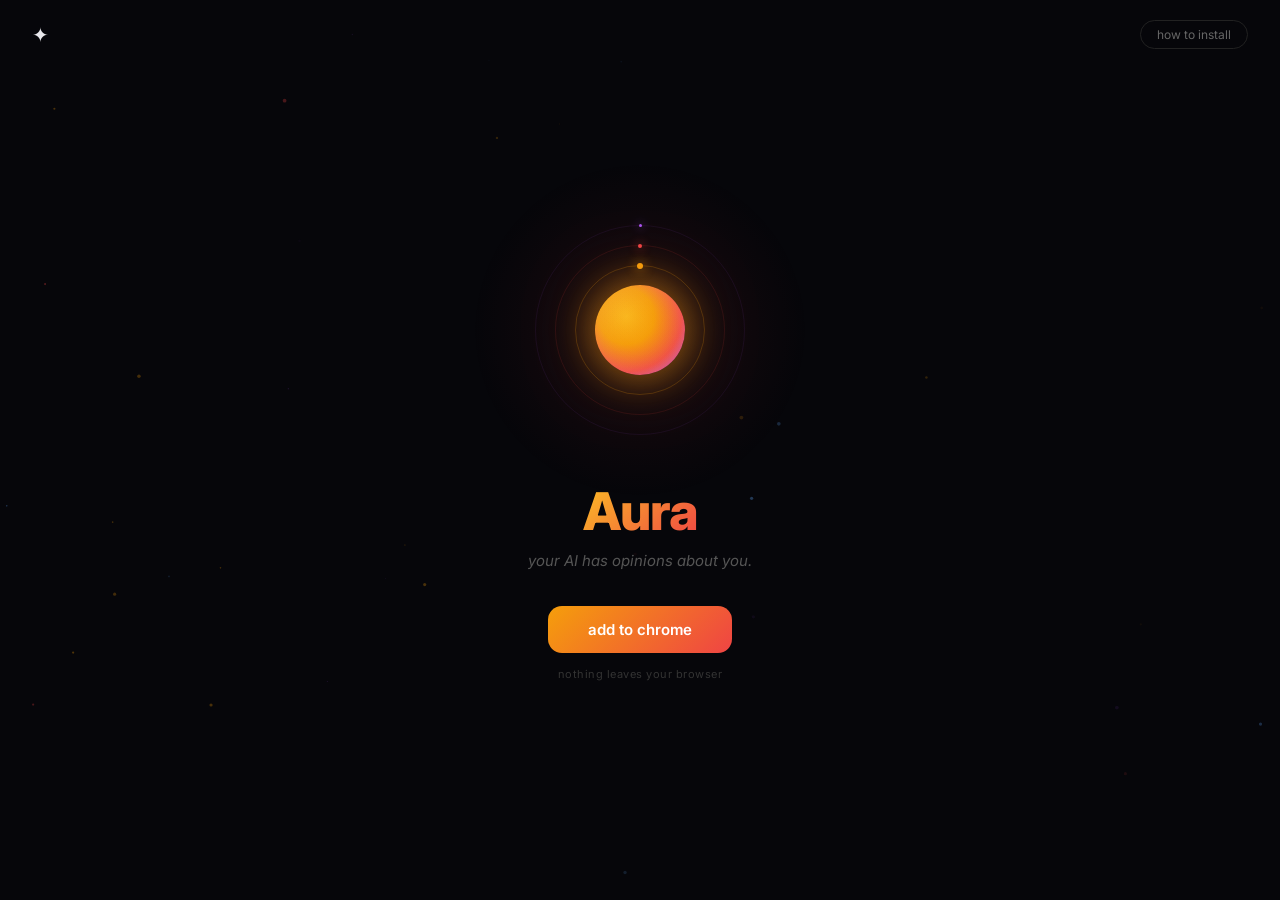
<file: docs/index.html>
<!DOCTYPE html>
<html lang="en">
<head>
  <meta charset="UTF-8">
  <meta name="viewport" content="width=device-width, initial-scale=1.0">
  <title>Aura — your AI aura, read</title>
  <link rel="stylesheet" href="style.css">
</head>
<body>

  <nav>
    <span class="nav-brand">✦</span>
    <button class="nav-link" id="howto-toggle">how to install</button>
  </nav>

  <main>
    <div class="orb-wrapper">
      <div class="orb">
        <div class="orb-core"></div>
        <div class="orb-ring ring-1"></div>
        <div class="orb-ring ring-2"></div>
        <div class="orb-ring ring-3"></div>
        <div class="orb-pulse"></div>
      </div>
      <div class="orb-glow"></div>
    </div>

    <h1>Aura</h1>
    <p class="tagline">your AI has opinions about you.</p>

    <a href="aura.zip" class="download-btn" download>
      add to chrome
    </a>
    <p class="fine-print">nothing leaves your browser</p>
  </main>

  <div class="howto-panel" id="howto-panel">
    <button class="howto-close" id="howto-close">&times;</button>
    <h2>install in 30 seconds</h2>
    <ol>
      <li>download the .zip</li>
      <li>unzip it</li>
      <li>open <code>chrome://extensions</code></li>
      <li>turn on <strong>Developer mode</strong> (top right)</li>
      <li>click <strong>Load unpacked</strong> → pick the folder</li>
      <li>go talk to an AI. that's it.</li>
    </ol>
    <div class="howto-supported">
      works on <span>ChatGPT</span> <span>Claude</span> <span>Gemini</span> <span>Copilot</span>
    </div>
  </div>

  <canvas id="bg-canvas"></canvas>

  <script src="blob.js"></script>
</body>
</html>
</file>
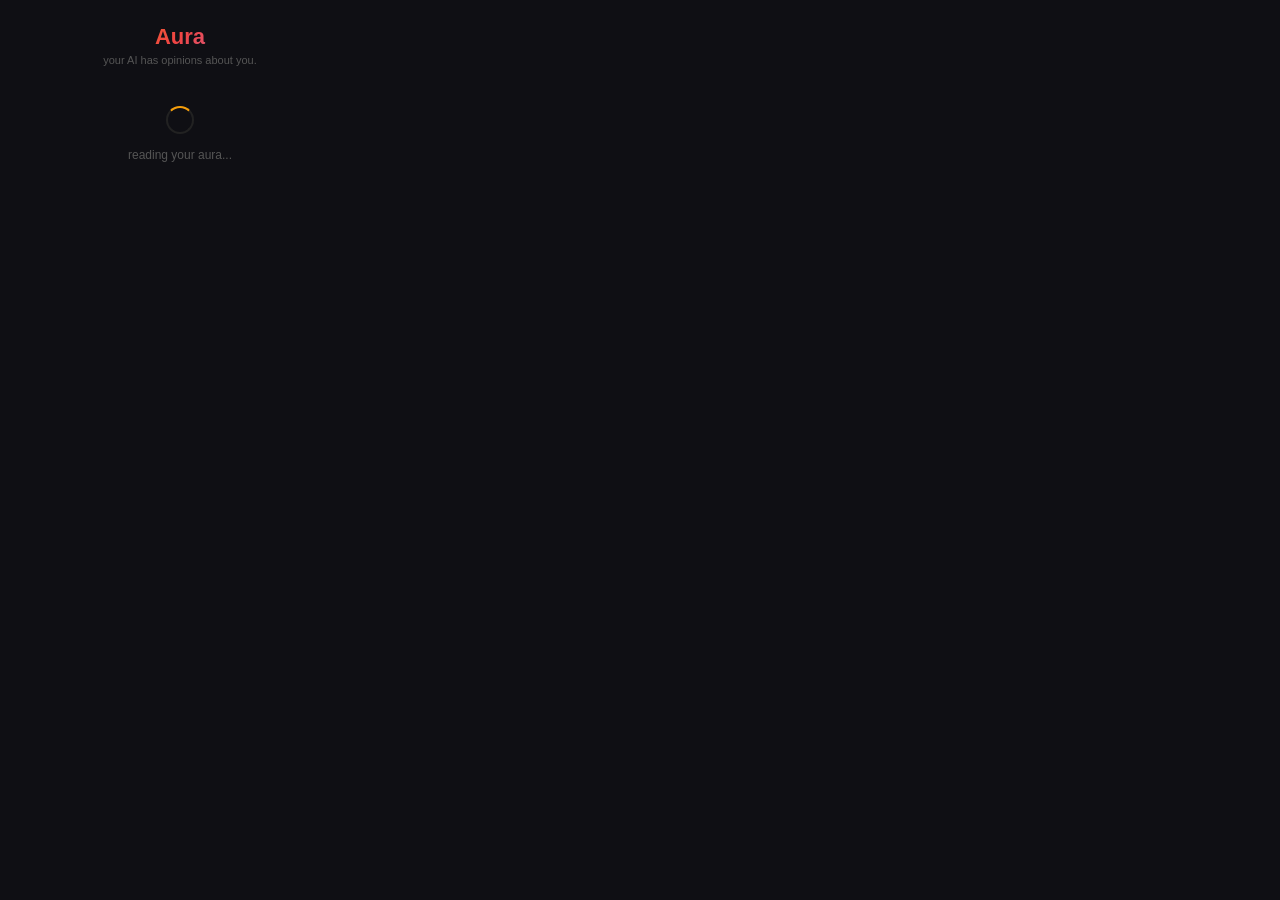
<file: popup.html>
<!DOCTYPE html>
<html lang="en">
<head>
  <meta charset="UTF-8">
  <meta name="viewport" content="width=device-width, initial-scale=1.0">
  <title>Aura</title>
  <link rel="stylesheet" href="styles/popup.css">
</head>
<body>
  <div id="app">
    <header>
      <h1>Aura</h1>
      <p class="subtitle">your AI has opinions about you.</p>
    </header>

    <div id="loading" class="state">
      <div class="spinner"></div>
      <p>reading your aura...</p>
    </div>

    <div id="no-data" class="state hidden">
      <div class="empty-icon">✦</div>
      <h2>waiting for your first spark</h2>
      <p>go chat with an AI — your aura builds itself.</p>
      <p class="hint">refresh your AI tab after installing, then send a couple messages.</p>
    </div>

    <div id="waiting" class="state hidden">
      <div class="empty-icon">✦</div>
      <h2>aura forming...</h2>
      <p>one more conversation and we'll have your read.</p>
    </div>

    <div id="results" class="state hidden">
      <div id="archetype-card">
        <div id="archetype-emoji"></div>
        <h2 id="archetype-name"></h2>
        <p id="archetype-tagline"></p>
        <p id="archetype-description"></p>
      </div>

      <div id="traits-section">
        <h3>your signals</h3>
        <div id="traits-list"></div>
      </div>

      <div id="insights-section">
        <h3>readings</h3>
        <ul id="insights-list"></ul>
      </div>

      <div class="actions">
        <button id="share-btn" class="btn primary">share aura</button>
        <button id="reset-btn" class="btn secondary">reset</button>
      </div>
    </div>
  </div>

  <script src="analyzer.js"></script>
  <script src="popup.js"></script>
</body>
</html>
</file>
<file: docs/style.css>
@import url('https://fonts.googleapis.com/css2?family=Inter:wght@400;500;600;700;800&display=swap');

* { margin: 0; padding: 0; box-sizing: border-box; }

html, body {
  height: 100%;
  overflow: hidden;
  font-family: 'Inter', -apple-system, BlinkMacSystemFont, sans-serif;
  background: #06060a;
  color: #e8e8ed;
}

/* ── Background canvas for subtle particles ── */
#bg-canvas {
  position: fixed;
  inset: 0;
  z-index: 0;
  pointer-events: none;
}

/* ── Nav ── */
nav {
  position: fixed;
  top: 0;
  left: 0;
  right: 0;
  z-index: 10;
  display: flex;
  justify-content: space-between;
  align-items: center;
  padding: 20px 32px;
}

.nav-brand {
  font-size: 20px;
}

.nav-link {
  background: none;
  border: 1px solid #222;
  color: #666;
  font-size: 12px;
  padding: 6px 16px;
  border-radius: 20px;
  cursor: pointer;
  font-family: inherit;
  transition: all 0.3s;
}

.nav-link:hover {
  color: #aaa;
  border-color: #444;
}

/* ── Main centered content ── */
main {
  position: relative;
  z-index: 1;
  height: 100%;
  display: flex;
  flex-direction: column;
  align-items: center;
  justify-content: center;
  text-align: center;
  padding: 24px;
}

/* ── The Orb ── */
.orb-wrapper {
  position: relative;
  width: 220px;
  height: 220px;
  margin-bottom: 40px;
}

.orb {
  position: absolute;
  inset: 0;
  display: flex;
  align-items: center;
  justify-content: center;
}

.orb-core {
  width: 90px;
  height: 90px;
  border-radius: 50%;
  background: radial-gradient(circle at 35% 35%,
    #fbbf24,
    #f59e0b,
    #ef4444,
    #a855f7
  );
  box-shadow:
    0 0 40px rgba(245, 158, 11, 0.6),
    0 0 80px rgba(239, 68, 68, 0.3),
    inset 0 0 30px rgba(255, 255, 255, 0.15);
  animation: coreBreath 4s ease-in-out infinite;
}

@keyframes coreBreath {
  0%, 100% { transform: scale(1); }
  50% { transform: scale(1.08); }
}

/* Orbiting rings */
.orb-ring {
  position: absolute;
  border-radius: 50%;
  border: 1px solid transparent;
}

.ring-1 {
  width: 130px;
  height: 130px;
  top: calc(50% - 65px);
  left: calc(50% - 65px);
  border-color: rgba(245, 158, 11, 0.2);
  animation: orbit1 12s linear infinite;
}

.ring-2 {
  width: 170px;
  height: 170px;
  top: calc(50% - 85px);
  left: calc(50% - 85px);
  border-color: rgba(239, 68, 68, 0.12);
  animation: orbit2 18s linear infinite reverse;
}

.ring-3 {
  width: 210px;
  height: 210px;
  top: calc(50% - 105px);
  left: calc(50% - 105px);
  border-color: rgba(168, 85, 247, 0.08);
  animation: orbit3 25s linear infinite;
}

/* Small dots on rings */
.ring-1::after,
.ring-2::after,
.ring-3::after {
  content: '';
  position: absolute;
  border-radius: 50%;
}

.ring-1::after {
  width: 6px;
  height: 6px;
  background: #f59e0b;
  box-shadow: 0 0 12px #f59e0b;
  top: -3px;
  left: calc(50% - 3px);
}

.ring-2::after {
  width: 4px;
  height: 4px;
  background: #ef4444;
  box-shadow: 0 0 10px #ef4444;
  top: -2px;
  left: calc(50% - 2px);
}

.ring-3::after {
  width: 3px;
  height: 3px;
  background: #a855f7;
  box-shadow: 0 0 8px #a855f7;
  top: -1.5px;
  left: calc(50% - 1.5px);
}

@keyframes orbit1 {
  from { transform: rotate(0deg); }
  to { transform: rotate(360deg); }
}

@keyframes orbit2 {
  from { transform: rotate(0deg); }
  to { transform: rotate(360deg); }
}

@keyframes orbit3 {
  from { transform: rotate(0deg); }
  to { transform: rotate(360deg); }
}

.orb-pulse {
  position: absolute;
  width: 90px;
  height: 90px;
  top: calc(50% - 45px);
  left: calc(50% - 45px);
  border-radius: 50%;
  background: radial-gradient(circle, rgba(245, 158, 11, 0.3), transparent 70%);
  animation: pulse 3s ease-in-out infinite;
}

@keyframes pulse {
  0%, 100% { transform: scale(1); opacity: 0.5; }
  50% { transform: scale(2.2); opacity: 0; }
}

.orb-glow {
  position: absolute;
  inset: -60px;
  border-radius: 50%;
  background: radial-gradient(circle,
    rgba(245, 158, 11, 0.08) 0%,
    rgba(239, 68, 68, 0.04) 40%,
    transparent 70%
  );
  animation: glowShift 8s ease-in-out infinite;
  pointer-events: none;
}

@keyframes glowShift {
  0%, 100% { opacity: 0.6; transform: scale(1); }
  50% { opacity: 1; transform: scale(1.1); }
}

/* ── Typography ── */
h1 {
  font-size: clamp(32px, 6vw, 52px);
  font-weight: 800;
  letter-spacing: -1px;
  background: linear-gradient(135deg, #fbbf24, #ef4444, #a855f7);
  -webkit-background-clip: text;
  -webkit-text-fill-color: transparent;
  background-size: 200% 200%;
  animation: textGlow 6s ease infinite;
  margin-bottom: 8px;
}

@keyframes textGlow {
  0%, 100% { background-position: 0% 50%; }
  50% { background-position: 100% 50%; }
}

.tagline {
  font-size: 15px;
  color: #555;
  font-style: italic;
  margin-bottom: 36px;
}

/* ── Download Button ── */
.download-btn {
  display: inline-block;
  padding: 14px 40px;
  background: linear-gradient(135deg, #f59e0b, #ef4444);
  color: #fff;
  text-decoration: none;
  border-radius: 14px;
  font-weight: 600;
  font-size: 15px;
  font-family: inherit;
  transition: all 0.3s;
  position: relative;
  overflow: hidden;
}

.download-btn::before {
  content: '';
  position: absolute;
  inset: 0;
  background: linear-gradient(135deg, transparent, rgba(255,255,255,0.1), transparent);
  transform: translateX(-100%);
  transition: transform 0.5s;
}

.download-btn:hover::before {
  transform: translateX(100%);
}

.download-btn:hover {
  transform: translateY(-2px);
  box-shadow: 0 8px 30px rgba(245, 158, 11, 0.25);
}

.fine-print {
  font-size: 11px;
  color: #333;
  margin-top: 14px;
  letter-spacing: 0.5px;
}

/* ── How-to Panel ── */
.howto-panel {
  position: fixed;
  top: 0;
  right: -400px;
  width: 360px;
  height: 100%;
  background: #0d0d14;
  border-left: 1px solid #1a1a28;
  z-index: 100;
  padding: 40px 32px;
  transition: right 0.4s cubic-bezier(0.16, 1, 0.3, 1);
  overflow-y: auto;
}

.howto-panel.open {
  right: 0;
}

.howto-close {
  position: absolute;
  top: 16px;
  right: 20px;
  background: none;
  border: none;
  color: #555;
  font-size: 24px;
  cursor: pointer;
  transition: color 0.2s;
}

.howto-close:hover {
  color: #aaa;
}

.howto-panel h2 {
  font-size: 18px;
  font-weight: 700;
  margin-bottom: 28px;
  color: #ccc;
}

.howto-panel ol {
  list-style: none;
  counter-reset: steps;
  padding: 0;
}

.howto-panel li {
  counter-increment: steps;
  font-size: 14px;
  color: #888;
  line-height: 1.6;
  padding: 10px 0 10px 36px;
  position: relative;
  border-bottom: 1px solid #111;
}

.howto-panel li::before {
  content: counter(steps);
  position: absolute;
  left: 0;
  top: 10px;
  width: 22px;
  height: 22px;
  background: linear-gradient(135deg, #f59e0b, #ef4444);
  border-radius: 50%;
  font-size: 11px;
  font-weight: 700;
  color: #fff;
  display: flex;
  align-items: center;
  justify-content: center;
}

.howto-panel code {
  background: #1a1a28;
  padding: 2px 8px;
  border-radius: 6px;
  font-size: 12px;
  color: #f59e0b;
}

.howto-supported {
  margin-top: 28px;
  font-size: 12px;
  color: #555;
}

.howto-supported span {
  display: inline-block;
  background: #111;
  border: 1px solid #1a1a28;
  border-radius: 12px;
  padding: 3px 12px;
  margin: 4px 4px 4px 0;
  color: #f59e0b;
  font-size: 11px;
}

/* ── Responsive ── */
@media (max-width: 480px) {
  .orb-wrapper {
    width: 160px;
    height: 160px;
    margin-bottom: 32px;
  }

  .orb-core { width: 65px; height: 65px; }

  .ring-1 { width: 95px; height: 95px; top: calc(50% - 47.5px); left: calc(50% - 47.5px); }
  .ring-2 { width: 125px; height: 125px; top: calc(50% - 62.5px); left: calc(50% - 62.5px); }
  .ring-3 { width: 155px; height: 155px; top: calc(50% - 77.5px); left: calc(50% - 77.5px); }

  .orb-pulse { width: 65px; height: 65px; top: calc(50% - 32.5px); left: calc(50% - 32.5px); }

  .howto-panel { width: 100%; right: -100%; }

  nav { padding: 16px 20px; }
}
</file>
<file: styles/popup.css>
* {
  margin: 0;
  padding: 0;
  box-sizing: border-box;
}

body {
  width: 360px;
  max-height: 520px;
  overflow-y: auto;
  font-family: -apple-system, BlinkMacSystemFont, "Segoe UI", Roboto, sans-serif;
  background: #0f0f14;
  color: #e8e8ed;
}

#app {
  padding: 24px 20px;
}

header {
  text-align: center;
  margin-bottom: 24px;
}

header h1 {
  font-size: 22px;
  font-weight: 800;
  background: linear-gradient(135deg, #f59e0b, #ef4444, #a78bfa);
  -webkit-background-clip: text;
  -webkit-text-fill-color: transparent;
}

.subtitle {
  font-size: 11px;
  color: #555;
  margin-top: 4px;
}

.hidden {
  display: none !important;
}

.state {
  animation: fadeIn 0.3s ease;
}

@keyframes fadeIn {
  from { opacity: 0; transform: translateY(8px); }
  to { opacity: 1; transform: translateY(0); }
}

.spinner {
  width: 28px;
  height: 28px;
  border: 2px solid #222;
  border-top-color: #f59e0b;
  border-radius: 50%;
  animation: spin 0.8s linear infinite;
  margin: 40px auto 14px;
}

@keyframes spin {
  to { transform: rotate(360deg); }
}

#loading { text-align: center; }
#loading p { color: #555; font-size: 12px; }

/* Empty + Waiting states */
#no-data,
#waiting {
  text-align: center;
  padding: 32px 0 16px;
}

.empty-icon {
  font-size: 40px;
  margin-bottom: 14px;
  opacity: 0.7;
}

#no-data h2,
#waiting h2 {
  font-size: 15px;
  margin-bottom: 8px;
  font-weight: 600;
}

#no-data p,
#waiting p {
  font-size: 12px;
  color: #666;
  line-height: 1.6;
}

.hint {
  margin-top: 12px;
  font-size: 10px;
  color: #444;
}

/* Archetype Card */
#archetype-card {
  text-align: center;
  padding: 24px 16px;
  border-radius: 16px;
  border: 1px solid #222;
  margin-bottom: 20px;
}

#archetype-emoji {
  font-size: 40px;
  margin-bottom: 8px;
}

#archetype-name {
  font-size: 17px;
  font-weight: 700;
  margin-bottom: 4px;
}

#archetype-tagline {
  font-size: 12px;
  color: #f59e0b;
  font-style: italic;
  margin-bottom: 10px;
}

#archetype-description {
  font-size: 11px;
  color: #888;
  line-height: 1.5;
}

/* Section Headers */
#traits-section h3,
#insights-section h3 {
  font-size: 10px;
  font-weight: 600;
  color: #444;
  text-transform: lowercase;
  letter-spacing: 0.5px;
  margin-bottom: 10px;
}

/* Traits */
#traits-section {
  margin-bottom: 16px;
}

.trait {
  display: flex;
  align-items: center;
  gap: 8px;
  margin-bottom: 12px;
}

.trait-label-low {
  font-size: 10px;
  width: 75px;
  flex-shrink: 0;
  color: #666;
  text-align: right;
}

.trait-label-high {
  font-size: 10px;
  width: 75px;
  flex-shrink: 0;
  color: #666;
  text-align: left;
}

.trait-label-low.active,
.trait-label-high.active {
  color: #e8e8ed;
  font-weight: 600;
}

.trait-bar-bg {
  flex: 1;
  height: 6px;
  background: #1a1a24;
  border-radius: 3px;
  position: relative;
  min-width: 80px;
}

.trait-dot {
  position: absolute;
  width: 12px;
  height: 12px;
  border-radius: 50%;
  background: linear-gradient(135deg, #f59e0b, #ef4444);
  top: 50%;
  transform: translate(-50%, -50%);
  transition: left 0.6s ease;
  box-shadow: 0 0 6px rgba(245, 158, 11, 0.4);
}

/* Insights */
#insights-section {
  margin-bottom: 18px;
}

#insights-list {
  list-style: none;
  padding: 0;
}

#insights-list li {
  font-size: 11px;
  color: #888;
  line-height: 1.5;
  padding: 5px 0 5px 14px;
  position: relative;
  border-bottom: 1px solid #151519;
}

#insights-list li:last-child {
  border-bottom: none;
}

#insights-list li::before {
  content: "✦";
  position: absolute;
  left: 0;
  color: #f59e0b;
  font-size: 8px;
  top: 7px;
}

/* Buttons */
.actions {
  display: flex;
  gap: 8px;
}

.btn {
  flex: 1;
  padding: 10px;
  border: none;
  border-radius: 10px;
  font-size: 12px;
  font-weight: 600;
  cursor: pointer;
  transition: all 0.2s;
  text-transform: lowercase;
}

.btn.primary {
  background: linear-gradient(135deg, #f59e0b, #ef4444);
  color: #fff;
}

.btn.primary:hover {
  opacity: 0.9;
  transform: translateY(-1px);
}

.btn.secondary {
  background: #1a1a24;
  color: #555;
  border: 1px solid #1a1a24;
}

.btn.secondary:hover {
  color: #ef4444;
  border-color: #ef4444;
}

/* Scrollbar */
body::-webkit-scrollbar {
  width: 3px;
}

body::-webkit-scrollbar-track {
  background: transparent;
}

body::-webkit-scrollbar-thumb {
  background: #222;
  border-radius: 2px;
}
</file>
